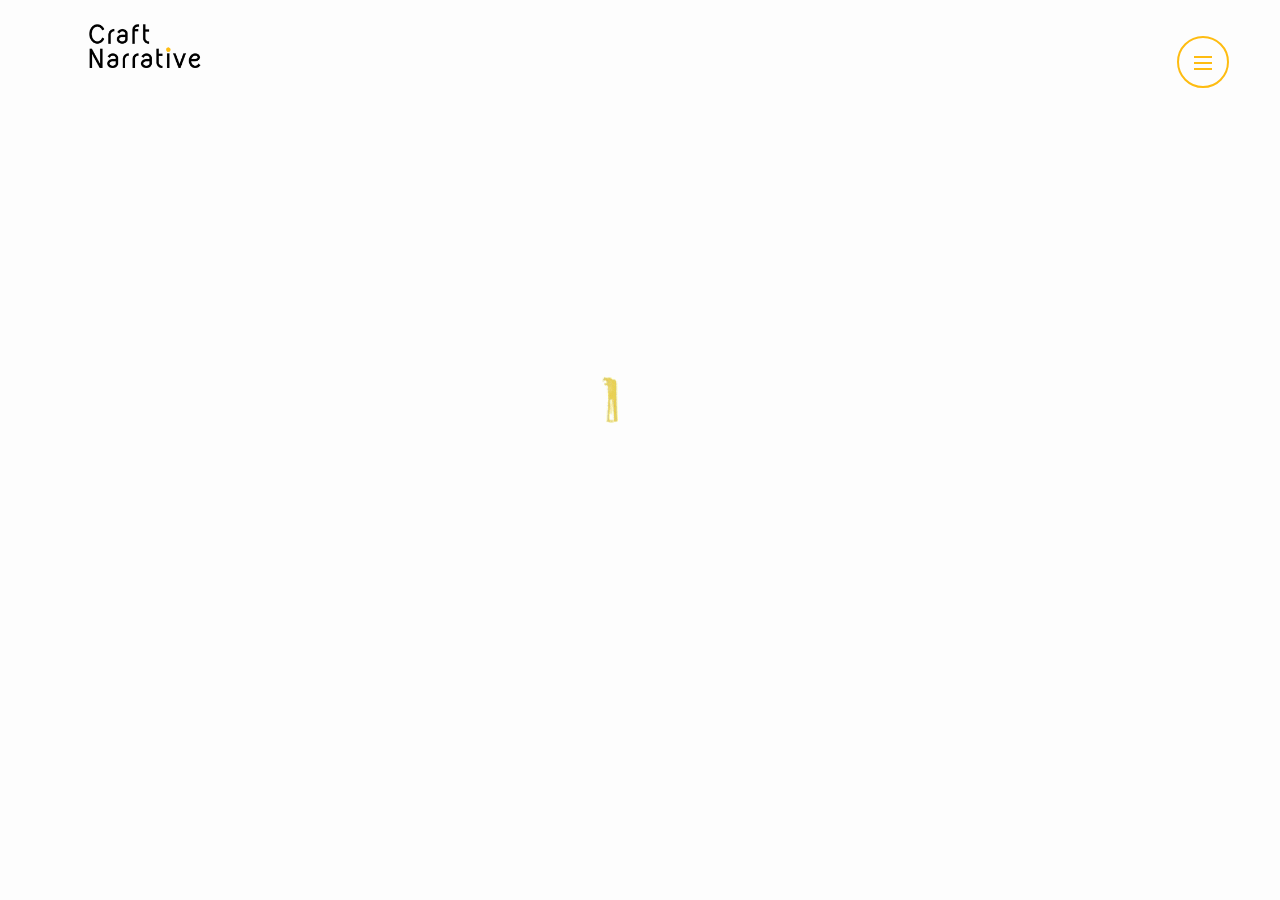
<file: index.html>
<!doctype html>
<!--[if lt IE 7]> <html class="no-js lt-ie9 lt-ie8 lt-ie7" lang=""> <![endif]-->
<!--[if IE 7]> <html class="no-js lt-ie9 lt-ie8" lang=""> <![endif]-->
<!--[if IE 8]> <html class="no-js lt-ie9" lang=""> <![endif]-->
<!--[if gt IE 8]><!-->
<html class="no-js" lang="en">
<!--<![endif]-->

<head>
    <meta charset="utf-8">
    <meta name="viewport" content="width=device-width, initial-scale=1">
    <title>Craft Narrative</title>
    <link rel="shortcut icon" type="image/x-icon" href="img/favicon.png">
    <link href="font-awesome/css/font-awesome.min.css" rel="stylesheet">
    <link href="css/themify-icons.css" rel="stylesheet">
    <link href="css/bootstrap.min.css" rel="stylesheet">
    <link href="css/owl.carousel.css" rel="stylesheet">
    <link href="css/style.css" rel="stylesheet"> 
    
</head>

<body>
    
    <!-- Header -->
    <header id="header" class="nbr-header-section">
        <div class="container">
            <!-- Logo -->
            <div class="nbr-logo">
               <a href="index.html"><img src="img/logo-title.png" alt="" class="logo"></a>
                <!-- use for logo img code: <img src="img/logo.svg" alt="logo"> -->
            </div>
            <!-- Hamburger Menu -->
            <div class="nbr-hamburger-menu" id="toggle"> 
                <span class="top"></span> 
                <span class="middle"></span> 
                <span class="bottom"></span> 
            </div>
         </div>
    </header>
    
    <!-- Navigation Overlay -->
    <div class="nbr-overlay" id="nbr-overlay">
        <nav class="nbr-overlay-menu d-flex align-items-center">
            <ul>
                <li><a href="index.html">Home</a></li>
                <li><a href="about.html">About</a></li>
                <li><a href="portfolio.html">Portfolio</a></li>
                <li><a href="blog.html">Blog</a></li>
                <li><a href="contact.html">Contact</a></li>
            </ul>
        </nav>
    </div>
    
    <!-- Background Image -->
    <div class="nbr-background-img-section">
        
        <div class="nbr-background-wrap">
            <div class="background-img-item" style="background-image: url('img/home-banner.gif');"></div>
        </div>
    </div>
    
 

    
    
    <!-- Footer -->
    <!-- <footer class="nbr-footer-section text-center">
        <div class="container">
            
            <div class="row">
                <div class="col-md-12">
                    <p class="copright">2020 © Craft Narrative. All rights reserved.</p>
                </div>
            </div>
        </div>
    </footer> -->
    
    <!-- JS -->
    <script src="js/jquery-1.12.4.min.js"></script>
    <script src="js/bootstrap.min.js"></script>
    <script src="js/owl.carousel.min.js"></script>
    <script src="js/imagesloaded.pkgd.min.js"></script>
    <script src="js/jquery.isotope.v3.0.2.js"></script>
    <script src="js/scripts.js"></script>
    
</body>
</html>
</file>
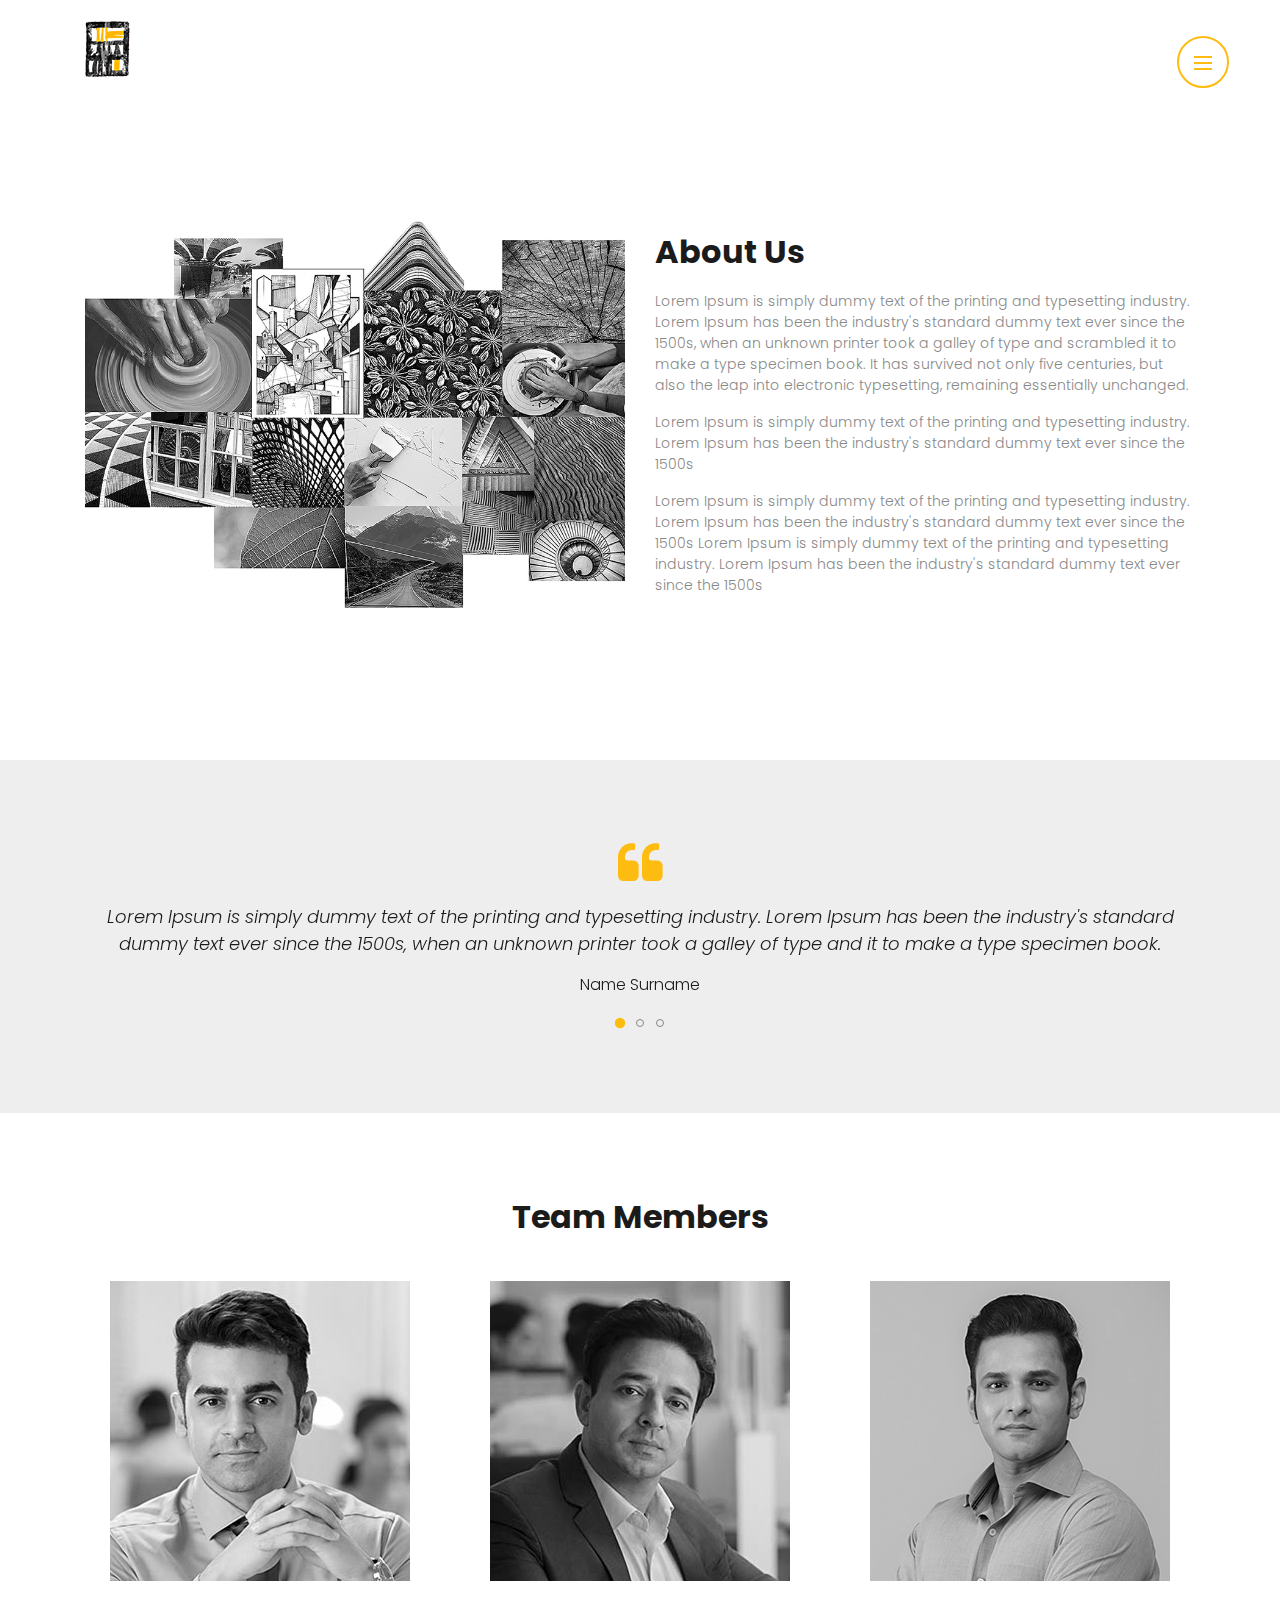
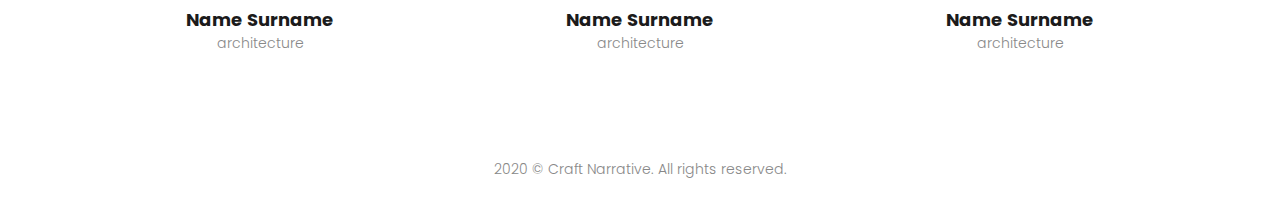
<file: about.html>
<!doctype html>
<!--[if lt IE 7]> <html class="no-js lt-ie9 lt-ie8 lt-ie7" lang=""> <![endif]-->
<!--[if IE 7]> <html class="no-js lt-ie9 lt-ie8" lang=""> <![endif]-->
<!--[if IE 8]> <html class="no-js lt-ie9" lang=""> <![endif]-->
<!--[if gt IE 8]><!-->
<html class="no-js" lang="en">
<!--<![endif]-->

<head>
     <meta charset="utf-8">
    <meta name="viewport" content="width=device-width, initial-scale=1">
    <title>Craft Narrative</title>
    <link rel="shortcut icon" type="image/x-icon" href="img/favicon.png">
    <link href="font-awesome/css/font-awesome.min.css" rel="stylesheet">
    <link href="css/themify-icons.css" rel="stylesheet">
    <link href="css/bootstrap.min.css" rel="stylesheet">
    <link href="css/owl.carousel.css" rel="stylesheet">
    <link href="css/style.css" rel="stylesheet"> 
     
</head>

<body>
   
     <!-- Header -->
    <header id="header" class="nbr-header-section">
        <div class="container">
            <!-- Logo -->
            <div class="nbr-logo">
               <a href="index.html"><img src="img/logo-black.png" alt="" class="logo"></a>
                <!-- use for logo img code: <img src="img/logo.svg" alt="logo"> -->
            </div>
            <!-- Hamburger Menu -->
            <div class="nbr-hamburger-menu" id="toggle"> 
                <span class="top"></span> 
                <span class="middle"></span> 
                <span class="bottom"></span> 
            </div>
         </div>
    </header>
    
    <!-- Navigation Overlay -->
    <div class="nbr-overlay" id="nbr-overlay">
        <nav class="nbr-overlay-menu d-flex align-items-center">
            <ul>
                <li><a href="index.html">Home</a></li>
                <li><a href="about.html">About</a></li>
                <li><a href="portfolio.html">Portfolio</a></li>
                <li><a href="blog.html">Blog</a></li>
                <li><a href="contact.html">Contact</a></li>
            </ul>
        </nav>
    </div>
    
    <!-- About Section -->
    <section class="nbr-about-section nbr-about-inner-page">
        <div class="container">
            <div class="row nbr-about-inner">
                <div class="col-md-6"> <img class="nbr-about-img" src="img/about.jpg" alt=""> </div>
                <div class="col-md-6">
                    <div class="nbr-about-info">
                        <h2>About Us</h2>
                        <p>Lorem Ipsum is simply dummy text of the printing and typesetting industry. Lorem Ipsum has been the industry's standard dummy text ever since the 1500s, when an unknown printer took a galley of type and scrambled it to make a type specimen book. It has survived not only five centuries, but also the leap into electronic typesetting, remaining essentially unchanged. </p>
                        <p>Lorem Ipsum is simply dummy text of the printing and typesetting industry. Lorem Ipsum has been the industry's standard dummy text ever since the 1500s</p>
                         <p>Lorem Ipsum is simply dummy text of the printing and typesetting industry. Lorem Ipsum has been the industry's standard dummy text ever since the 1500s Lorem Ipsum is simply dummy text of the printing and typesetting industry. Lorem Ipsum has been the industry's standard dummy text ever since the 1500s</p>
                    </div>
                </div>
            </div>
        </div>
    </section>
    
    <!-- Testimional -->
    <section id="testimonial" class="nbr-testimonial-section">
        <div class="container">
            <ul id="testimonial-carousel" class="testimonial-items owl-carousel">
                <li class="testimonial-item"> 
                    <i class="fa fa-quote-left"></i>
                    <p>Lorem Ipsum is simply dummy text of the printing and typesetting industry. Lorem Ipsum has been the industry's standard dummy text ever since the 1500s, when an unknown printer took a galley of type and it to make a type specimen book.</p>
                    <h4>Name Surname</h4> 
                </li>
                <li class="testimonial-item"> 
                    <i class="fa fa-quote-left"></i>
                    <p>Lorem Ipsum is simply dummy text of the printing and typesetting industry. Lorem Ipsum has been the industry's standard dummy text ever since the 1500s, when an unknown printer took a galley of type and it to make a type specimen book.</p>
                    <h4>Name Surname</h4> 
                </li>
                <li class="testimonial-item"> 
                    <i class="fa fa-quote-left"></i>
                    <p>Lorem Ipsum is simply dummy text of the printing and typesetting industry. Lorem Ipsum has been the industry's standard dummy text ever since the 1500s, when an unknown printer took a galley of type and it to make a type specimen book.</p>
                    <h4>Name Surname</h4> 
                </li>
            </ul>
        </div>
    </section>
    
    <!-- Team -->
    <section class="nbr-team-section">
        <div class="container">
            <div class="nbr-team-section-heading text-center">
                <h2>Team Members</h2> 
            </div>
            <div class="row nbr-team-wrap">
                <div class="col-md-4 col-sm-4 xs-padding">
                    <div class="nbr-team-content text-center">
                        <div class="nbr-team-thumb"> <img src="img/team/team-01.jpg" alt=""> </div>
                        <h3>Name Surname</h3> <span>architecture</span> 
                    </div>
                </div>
                <div class="col-md-4 col-sm-4 xs-padding">
                    <div class="nbr-team-content text-center">
                        <div class="nbr-team-thumb"> <img src="img/team/team-02.jpg" alt=""> </div>
                        <h3>Name Surname</h3> <span>architecture</span> 
                    </div>
                </div>
                <div class="col-md-4 col-sm-4 xs-padding">
                    <div class="nbr-team-content text-center">
                        <div class="nbr-team-thumb"> <img src="img/team/team-03.jpg" alt=""> </div>
                        <h3>Name Surname</h3> <span>architecture</span> 
                    </div>
                </div>
            </div>
        </div>
    </section>
    
    
   
    
    <!-- Footer -->
    <footer class="nbr-footer-section text-center">
        <div class="container">
            
            <div class="row">
                <div class="col-md-12">
                    <p class="copright">2020 © Craft Narrative. All rights reserved.</p>
                </div>
            </div>
        </div>
    </footer>
    
    <!-- JS -->
    <script src="js/jquery-1.12.4.min.js"></script>
    <script src="js/bootstrap.min.js"></script>
    <script src="js/owl.carousel.min.js"></script>
    <script src="js/imagesloaded.pkgd.min.js"></script>
    <script src="js/jquery.isotope.v3.0.2.js"></script>
    <script src="js/scripts.js"></script>
    
</body>
</html>
</file>
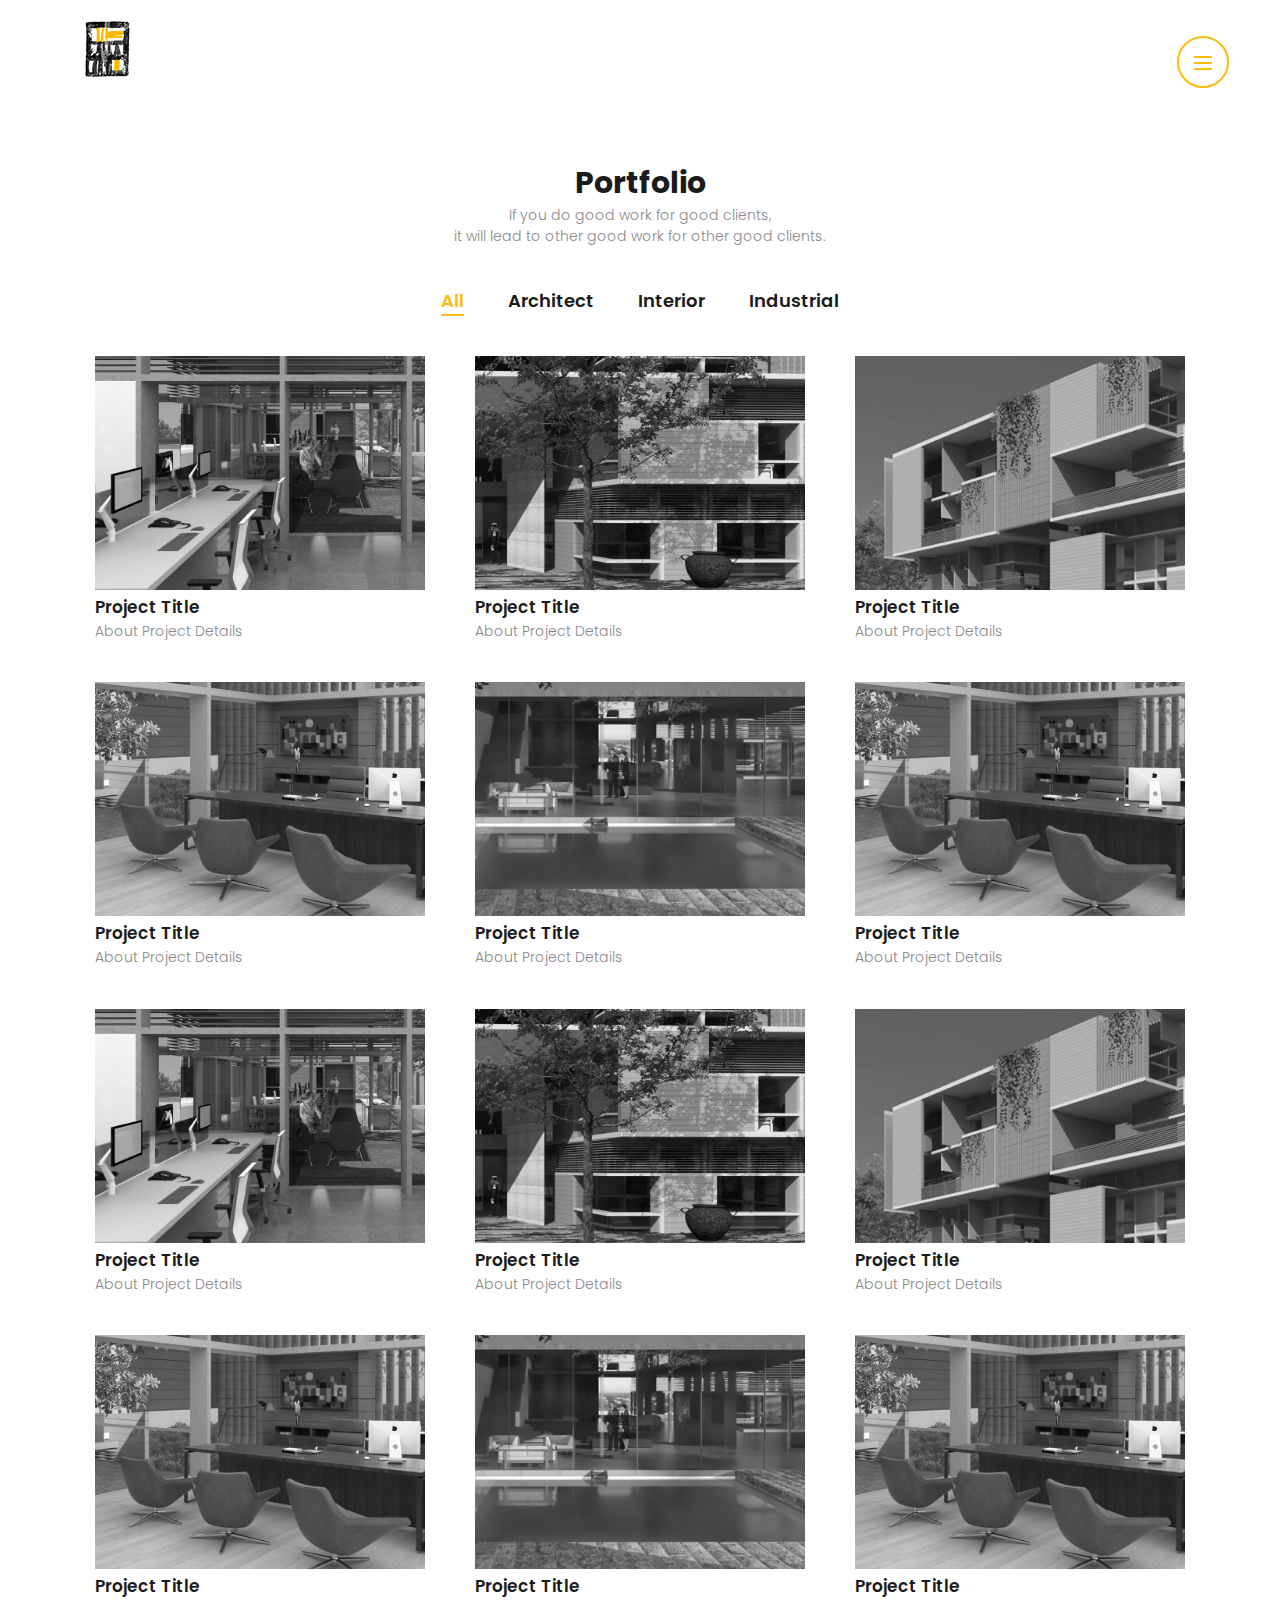
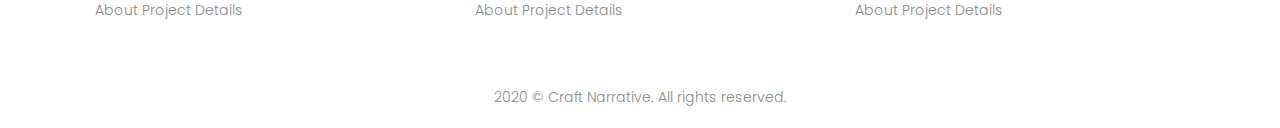
<file: portfolio.html>
<!doctype html>
<!--[if lt IE 7]> <html class="no-js lt-ie9 lt-ie8 lt-ie7" lang=""> <![endif]-->
<!--[if IE 7]> <html class="no-js lt-ie9 lt-ie8" lang=""> <![endif]-->
<!--[if IE 8]> <html class="no-js lt-ie9" lang=""> <![endif]-->
<!--[if gt IE 8]><!-->
<html class="no-js" lang="en">
<!--<![endif]-->
<head>
     <meta charset="utf-8">
    <meta name="viewport" content="width=device-width, initial-scale=1">
    <title>Craft Narrative</title>
    <link rel="shortcut icon" type="image/x-icon" href="img/favicon.png">
    <link href="font-awesome/css/font-awesome.min.css" rel="stylesheet">
    <link href="css/themify-icons.css" rel="stylesheet">
    <link href="css/bootstrap.min.css" rel="stylesheet">
    <link href="css/owl.carousel.css" rel="stylesheet">
    <link href="css/style.css" rel="stylesheet"> 
</head>
<body>
     <!-- Header -->
    <header id="header" class="nbr-header-section">
        <div class="container">
            <!-- Logo -->
            <div class="nbr-logo">
               <a href="index.html"><img src="img/logo-black.png" alt="" class="logo"></a>
                <!-- use for logo img code: <img src="img/logo.svg" alt="logo"> -->
            </div>
            <!-- Hamburger Menu -->
            <div class="nbr-hamburger-menu" id="toggle"> 
                <span class="top"></span> 
                <span class="middle"></span> 
                <span class="bottom"></span> 
            </div>
         </div>
    </header>
    <!-- Navigation Overlay -->
    <div class="nbr-overlay" id="nbr-overlay">
        <nav class="nbr-overlay-menu d-flex align-items-center">
            <ul>
                <li><a href="index.html">Home</a></li>
                <li><a href="about.html">About</a></li>
                <li><a href="portfolio.html">Portfolio</a></li>
                <li><a href="blog.html">Blog</a></li>
                <li><a href="contact.html">Contact</a></li>
            </ul>
        </nav>
    </div>
   <!-- Title Header -->
    <section class="nbr-page-section">
        <div class="container">
            <div class="col-md-8 offset-md-2">
                <div class="nbr-page-content text-center">
                    <h2>Portfolio</h2>
                    <p>If you do good work for good clients,
                        <br />it will lead to other good work for other good clients.</p>
                </div>
            </div>
        </div>
    </section>
    <!-- Portfolio Section -->
    <section class="nbr-portfolio-section">
        <div class="container">
            <div class="row">
                <ul class="nbr-portfolio-filter align-center">
                    <li class="active" data-filter="*">All</li>
                    <li data-filter=".design">Architect</li>
                    <li data-filter=".style">Interior</li>
                    <li data-filter=".little">Industrial</li>
                </ul>
            </div>
            <div class="row nbr-portfolio-items">
                <div class="col-md-4 single-item design little">
                    <div class="nbr-portfolio-wrap1"> 
                       <a href="portfolio-page.html"><img src="img/portfolio/portfolio-1.jpg" alt=""></a>
                        <div class="nbr-portfolio-content1">
                            <h3><a href="portfolio-page.html">Project Title</a></h3>
                            <p>About Project Details</p>
                        </div>
                    </div>
                </div>
                <div class="col-md-4 single-item little style">
                    <div class="nbr-portfolio-wrap1"> 
                        <a href="portfolio-page.html"><img src="img/portfolio/portfolio-2.jpg" alt=""></a>
                        <div class="nbr-portfolio-content1">
                            <h3><a href="portfolio-page.html">Project Title</a></h3>
                             <p>About Project Details</p>
                        </div>
                    </div>
                </div>
                <div class="col-md-4 single-item style design">
                    <div class="nbr-portfolio-wrap1"> 
                        <a href="portfolio-page.html"><img src="img/portfolio/portfolio-3.jpg" alt=""></a>
                        <div class="nbr-portfolio-content1">
                            <h3><a href="portfolio-page.html">Project Title</a></h3>
                             <p>About Project Details</p>
                        </div>
                    </div>
                </div>
                <div class="col-md-4 single-item little design">
                    <div class="nbr-portfolio-wrap1"> 
                        <a href="portfolio-page.html"><img src="img/portfolio/portfolio-4.jpg" alt=""></a>
                        <div class="nbr-portfolio-content1">
                            <h3><a href="portfolio-page.html">Project Title</a></h3>
                             <p>About Project Details</p>
                        </div>
                    </div>
                </div>
                <div class="col-md-4 single-item style">
                    <div class="nbr-portfolio-wrap1"> 
                        <a href="portfolio-page.html"><img src="img/portfolio/portfolio-5.jpg" alt=""></a>
                        <div class="nbr-portfolio-content1">
                            <h3><a href="portfolio-page.html">Project Title</a></h3>
                             <p>About Project Details</p>
                        </div>
                    </div>
                </div>
                <div class="col-md-4 single-item little design">
                    <div class="nbr-portfolio-wrap1"> 
                        <a href="portfolio-page.html"><img src="img/portfolio/portfolio-4.jpg" alt=""></a>
                        <div class="nbr-portfolio-content1">
                            <h3><a href="portfolio-page.html">Project Title</a></h3>
                             <p>About Project Details</p>
                        </div>
                    </div>
                </div>

                <div class="col-md-4 single-item design little">
                    <div class="nbr-portfolio-wrap1"> 
                       <a href="portfolio-page.html"><img src="img/portfolio/portfolio-1.jpg" alt=""></a>
                        <div class="nbr-portfolio-content1">
                            <h3><a href="portfolio-page.html">Project Title</a></h3>
                            <p>About Project Details</p>
                        </div>
                    </div>
                </div>
                <div class="col-md-4 single-item little style">
                    <div class="nbr-portfolio-wrap1"> 
                        <a href="portfolio-page.html"><img src="img/portfolio/portfolio-2.jpg" alt=""></a>
                        <div class="nbr-portfolio-content1">
                            <h3><a href="portfolio-page.html">Project Title</a></h3>
                            <p>About Project Details</p>
                        </div>
                    </div>
                </div>
                <div class="col-md-4 single-item style design">
                    <div class="nbr-portfolio-wrap1"> 
                        <a href="portfolio-page.html"><img src="img/portfolio/portfolio-3.jpg" alt=""></a>
                        <div class="nbr-portfolio-content1">
                            <h3><a href="portfolio-page.html">Project Title</a></h3>
                            <p>About Project Details</p>
                        </div>
                    </div>
                </div>
                <div class="col-md-4 single-item little design">
                    <div class="nbr-portfolio-wrap1"> 
                        <a href="portfolio-page.html"><img src="img/portfolio/portfolio-4.jpg" alt=""></a>
                        <div class="nbr-portfolio-content1">
                            <h3><a href="portfolio-page.html">Project Title</a></h3>
                            <p>About Project Details</p>
                        </div>
                    </div>
                </div>
                <div class="col-md-4 single-item style">
                    <div class="nbr-portfolio-wrap1"> 
                        <a href="portfolio-page.html"><img src="img/portfolio/portfolio-5.jpg" alt=""></a>
                        <div class="nbr-portfolio-content1">
                            <h3><a href="portfolio-page.html">Project Title</a></h3>
                            <p>About Project Details</p>
                        </div>
                    </div>
                </div>
                <div class="col-md-4 single-item little design">
                    <div class="nbr-portfolio-wrap1"> 
                        <a href="portfolio-page.html"><img src="img/portfolio/portfolio-4.jpg" alt=""></a>
                        <div class="nbr-portfolio-content1">
                            <h3><a href="portfolio-page.html">Project Title</a></h3>
                            <p>About Project Details</p>
                        </div>
                    </div>
                </div>

                
            </div>
        </div>
    </section>
    <!-- Footer -->
    <footer class="nbr-footer-section text-center">
        <div class="container">
            <div class="row">
                <div class="col-md-12">
                    <p class="copright">2020 © Craft Narrative. All rights reserved.</p>
                </div>
            </div>
        </div>
    </footer>
    <!-- JS -->
    <script src="js/jquery-1.12.4.min.js"></script>
    <script src="js/bootstrap.min.js"></script>
    <script src="js/owl.carousel.min.js"></script>
    <script src="js/imagesloaded.pkgd.min.js"></script>
    <script src="js/jquery.isotope.v3.0.2.js"></script>
    <script src="js/scripts.js"></script>
</body>
</html>
</file>
<file: css/themify-icons.css>
@font-face{font-family:themify;src:url("../fonts/themify--fvbane.eot");src:url("../fonts/themify-.eot#iefix-fvbane") format('embedded-opentype'),url("../fonts/themify--fvbane.woff") format('woff'),url("../fonts/themify--fvbane.ttf") format('truetype'),url("../fonts/themify--fvbane.svg#themify") format('svg');font-weight:400;font-style:normal}[class*=" ti-"],[class^=ti-]{font-family:themify;speak:none;font-style:normal;font-weight:400;font-variant:normal;text-transform:none;line-height:1;-webkit-font-smoothing:antialiased;-moz-osx-font-smoothing:grayscale}.ti-wand:before{content:"\e600"}.ti-volume:before{content:"\e601"}.ti-user:before{content:"\e602"}.ti-unlock:before{content:"\e603"}.ti-unlink:before{content:"\e604"}.ti-trash:before{content:"\e605"}.ti-thought:before{content:"\e606"}.ti-target:before{content:"\e607"}.ti-tag:before{content:"\e608"}.ti-tablet:before{content:"\e609"}.ti-star:before{content:"\e60a"}.ti-spray:before{content:"\e60b"}.ti-signal:before{content:"\e60c"}.ti-shopping-cart:before{content:"\e60d"}.ti-shopping-cart-full:before{content:"\e60e"}.ti-settings:before{content:"\e60f"}.ti-search:before{content:"\e610"}.ti-zoom-in:before{content:"\e611"}.ti-zoom-out:before{content:"\e612"}.ti-cut:before{content:"\e613"}.ti-ruler:before{content:"\e614"}.ti-ruler-pencil:before{content:"\e615"}.ti-ruler-alt:before{content:"\e616"}.ti-bookmark:before{content:"\e617"}.ti-bookmark-alt:before{content:"\e618"}.ti-reload:before{content:"\e619"}.ti-plus:before{content:"\e61a"}.ti-pin:before{content:"\e61b"}.ti-pencil:before{content:"\e61c"}.ti-pencil-alt:before{content:"\e61d"}.ti-paint-roller:before{content:"\e61e"}.ti-paint-bucket:before{content:"\e61f"}.ti-na:before{content:"\e620"}.ti-mobile:before{content:"\e621"}.ti-minus:before{content:"\e622"}.ti-medall:before{content:"\e623"}.ti-medall-alt:before{content:"\e624"}.ti-marker:before{content:"\e625"}.ti-marker-alt:before{content:"\e626"}.ti-arrow-up:before{content:"\e627"}.ti-arrow-right:before{content:"\e628"}.ti-arrow-left:before{content:"\e629"}.ti-arrow-down:before{content:"\e62a"}.ti-lock:before{content:"\e62b"}.ti-location-arrow:before{content:"\e62c"}.ti-link:before{content:"\e62d"}.ti-layout:before{content:"\e62e"}.ti-layers:before{content:"\e62f"}.ti-layers-alt:before{content:"\e630"}.ti-key:before{content:"\e631"}.ti-import:before{content:"\e632"}.ti-image:before{content:"\e633"}.ti-heart:before{content:"\e634"}.ti-heart-broken:before{content:"\e635"}.ti-hand-stop:before{content:"\e636"}.ti-hand-open:before{content:"\e637"}.ti-hand-drag:before{content:"\e638"}.ti-folder:before{content:"\e639"}.ti-flag:before{content:"\e63a"}.ti-flag-alt:before{content:"\e63b"}.ti-flag-alt-2:before{content:"\e63c"}.ti-eye:before{content:"\e63d"}.ti-export:before{content:"\e63e"}.ti-exchange-vertical:before{content:"\e63f"}.ti-desktop:before{content:"\e640"}.ti-cup:before{content:"\e641"}.ti-crown:before{content:"\e642"}.ti-comments:before{content:"\e643"}.ti-comment:before{content:"\e644"}.ti-comment-alt:before{content:"\e645"}.ti-close:before{content:"\e646"}.ti-clip:before{content:"\e647"}.ti-angle-up:before{content:"\e648"}.ti-angle-right:before{content:"\e649"}.ti-angle-left:before{content:"\e64a"}.ti-angle-down:before{content:"\e64b"}.ti-check:before{content:"\e64c"}.ti-check-box:before{content:"\e64d"}.ti-camera:before{content:"\e64e"}.ti-announcement:before{content:"\e64f"}.ti-brush:before{content:"\e650"}.ti-briefcase:before{content:"\e651"}.ti-bolt:before{content:"\e652"}.ti-bolt-alt:before{content:"\e653"}.ti-blackboard:before{content:"\e654"}.ti-bag:before{content:"\e655"}.ti-move:before{content:"\e656"}.ti-arrows-vertical:before{content:"\e657"}.ti-arrows-horizontal:before{content:"\e658"}.ti-fullscreen:before{content:"\e659"}.ti-arrow-top-right:before{content:"\e65a"}.ti-arrow-top-left:before{content:"\e65b"}.ti-arrow-circle-up:before{content:"\e65c"}.ti-arrow-circle-right:before{content:"\e65d"}.ti-arrow-circle-left:before{content:"\e65e"}.ti-arrow-circle-down:before{content:"\e65f"}.ti-angle-double-up:before{content:"\e660"}.ti-angle-double-right:before{content:"\e661"}.ti-angle-double-left:before{content:"\e662"}.ti-angle-double-down:before{content:"\e663"}.ti-zip:before{content:"\e664"}.ti-world:before{content:"\e665"}.ti-wheelchair:before{content:"\e666"}.ti-view-list:before{content:"\e667"}.ti-view-list-alt:before{content:"\e668"}.ti-view-grid:before{content:"\e669"}.ti-uppercase:before{content:"\e66a"}.ti-upload:before{content:"\e66b"}.ti-underline:before{content:"\e66c"}.ti-truck:before{content:"\e66d"}.ti-timer:before{content:"\e66e"}.ti-ticket:before{content:"\e66f"}.ti-thumb-up:before{content:"\e670"}.ti-thumb-down:before{content:"\e671"}.ti-text:before{content:"\e672"}.ti-stats-up:before{content:"\e673"}.ti-stats-down:before{content:"\e674"}.ti-split-v:before{content:"\e675"}.ti-split-h:before{content:"\e676"}.ti-smallcap:before{content:"\e677"}.ti-shine:before{content:"\e678"}.ti-shift-right:before{content:"\e679"}.ti-shift-left:before{content:"\e67a"}.ti-shield:before{content:"\e67b"}.ti-notepad:before{content:"\e67c"}.ti-server:before{content:"\e67d"}.ti-quote-right:before{content:"\e67e"}.ti-quote-left:before{content:"\e67f"}.ti-pulse:before{content:"\e680"}.ti-printer:before{content:"\e681"}.ti-power-off:before{content:"\e682"}.ti-plug:before{content:"\e683"}.ti-pie-chart:before{content:"\e684"}.ti-paragraph:before{content:"\e685"}.ti-panel:before{content:"\e686"}.ti-package:before{content:"\e687"}.ti-music:before{content:"\e688"}.ti-music-alt:before{content:"\e689"}.ti-mouse:before{content:"\e68a"}.ti-mouse-alt:before{content:"\e68b"}.ti-money:before{content:"\e68c"}.ti-microphone:before{content:"\e68d"}.ti-menu:before{content:"\e68e"}.ti-menu-alt:before{content:"\e68f"}.ti-map:before{content:"\e690"}.ti-map-alt:before{content:"\e691"}.ti-loop:before{content:"\e692"}.ti-location-pin:before{content:"\e693"}.ti-list:before{content:"\e694"}.ti-light-bulb:before{content:"\e695"}.ti-Italic:before{content:"\e696"}.ti-info:before{content:"\e697"}.ti-infinite:before{content:"\e698"}.ti-id-badge:before{content:"\e699"}.ti-hummer:before{content:"\e69a"}.ti-home:before{content:"\e69b"}.ti-help:before{content:"\e69c"}.ti-headphone:before{content:"\e69d"}.ti-harddrives:before{content:"\e69e"}.ti-harddrive:before{content:"\e69f"}.ti-gift:before{content:"\e6a0"}.ti-game:before{content:"\e6a1"}.ti-filter:before{content:"\e6a2"}.ti-files:before{content:"\e6a3"}.ti-file:before{content:"\e6a4"}.ti-eraser:before{content:"\e6a5"}.ti-envelope:before{content:"\e6a6"}.ti-download:before{content:"\e6a7"}.ti-direction:before{content:"\e6a8"}.ti-direction-alt:before{content:"\e6a9"}.ti-dashboard:before{content:"\e6aa"}.ti-control-stop:before{content:"\e6ab"}.ti-control-shuffle:before{content:"\e6ac"}.ti-control-play:before{content:"\e6ad"}.ti-control-pause:before{content:"\e6ae"}.ti-control-forward:before{content:"\e6af"}.ti-control-backward:before{content:"\e6b0"}.ti-cloud:before{content:"\e6b1"}.ti-cloud-up:before{content:"\e6b2"}.ti-cloud-down:before{content:"\e6b3"}.ti-clipboard:before{content:"\e6b4"}.ti-car:before{content:"\e6b5"}.ti-calendar:before{content:"\e6b6"}.ti-book:before{content:"\e6b7"}.ti-bell:before{content:"\e6b8"}.ti-basketball:before{content:"\e6b9"}.ti-bar-chart:before{content:"\e6ba"}.ti-bar-chart-alt:before{content:"\e6bb"}.ti-back-right:before{content:"\e6bc"}.ti-back-left:before{content:"\e6bd"}.ti-arrows-corner:before{content:"\e6be"}.ti-archive:before{content:"\e6bf"}.ti-anchor:before{content:"\e6c0"}.ti-align-right:before{content:"\e6c1"}.ti-align-left:before{content:"\e6c2"}.ti-align-justify:before{content:"\e6c3"}.ti-align-center:before{content:"\e6c4"}.ti-alert:before{content:"\e6c5"}.ti-alarm-clock:before{content:"\e6c6"}.ti-agenda:before{content:"\e6c7"}.ti-write:before{content:"\e6c8"}.ti-window:before{content:"\e6c9"}.ti-widgetized:before{content:"\e6ca"}.ti-widget:before{content:"\e6cb"}.ti-widget-alt:before{content:"\e6cc"}.ti-wallet:before{content:"\e6cd"}.ti-video-clapper:before{content:"\e6ce"}.ti-video-camera:before{content:"\e6cf"}.ti-vector:before{content:"\e6d0"}.ti-themify-logo:before{content:"\e6d1"}.ti-themify-favicon:before{content:"\e6d2"}.ti-themify-favicon-alt:before{content:"\e6d3"}.ti-support:before{content:"\e6d4"}.ti-stamp:before{content:"\e6d5"}.ti-split-v-alt:before{content:"\e6d6"}.ti-slice:before{content:"\e6d7"}.ti-shortcode:before{content:"\e6d8"}.ti-shift-right-alt:before{content:"\e6d9"}.ti-shift-left-alt:before{content:"\e6da"}.ti-ruler-alt-2:before{content:"\e6db"}.ti-receipt:before{content:"\e6dc"}.ti-pin2:before{content:"\e6dd"}.ti-pin-alt:before{content:"\e6de"}.ti-pencil-alt2:before{content:"\e6df"}.ti-palette:before{content:"\e6e0"}.ti-more:before{content:"\e6e1"}.ti-more-alt:before{content:"\e6e2"}.ti-microphone-alt:before{content:"\e6e3"}.ti-magnet:before{content:"\e6e4"}.ti-line-double:before{content:"\e6e5"}.ti-line-dotted:before{content:"\e6e6"}.ti-line-dashed:before{content:"\e6e7"}.ti-layout-width-full:before{content:"\e6e8"}.ti-layout-width-default:before{content:"\e6e9"}.ti-layout-width-default-alt:before{content:"\e6ea"}.ti-layout-tab:before{content:"\e6eb"}.ti-layout-tab-window:before{content:"\e6ec"}.ti-layout-tab-v:before{content:"\e6ed"}.ti-layout-tab-min:before{content:"\e6ee"}.ti-layout-slider:before{content:"\e6ef"}.ti-layout-slider-alt:before{content:"\e6f0"}.ti-layout-sidebar-right:before{content:"\e6f1"}.ti-layout-sidebar-none:before{content:"\e6f2"}.ti-layout-sidebar-left:before{content:"\e6f3"}.ti-layout-placeholder:before{content:"\e6f4"}.ti-layout-menu:before{content:"\e6f5"}.ti-layout-menu-v:before{content:"\e6f6"}.ti-layout-menu-separated:before{content:"\e6f7"}.ti-layout-menu-full:before{content:"\e6f8"}.ti-layout-media-right-alt:before{content:"\e6f9"}.ti-layout-media-right:before{content:"\e6fa"}.ti-layout-media-overlay:before{content:"\e6fb"}.ti-layout-media-overlay-alt:before{content:"\e6fc"}.ti-layout-media-overlay-alt-2:before{content:"\e6fd"}.ti-layout-media-left-alt:before{content:"\e6fe"}.ti-layout-media-left:before{content:"\e6ff"}.ti-layout-media-center-alt:before{content:"\e700"}.ti-layout-media-center:before{content:"\e701"}.ti-layout-list-thumb:before{content:"\e702"}.ti-layout-list-thumb-alt:before{content:"\e703"}.ti-layout-list-post:before{content:"\e704"}.ti-layout-list-large-image:before{content:"\e705"}.ti-layout-line-solid:before{content:"\e706"}.ti-layout-grid4:before{content:"\e707"}.ti-layout-grid3:before{content:"\e708"}.ti-layout-grid2:before{content:"\e709"}.ti-layout-grid2-thumb:before{content:"\e70a"}.ti-layout-cta-right:before{content:"\e70b"}.ti-layout-cta-left:before{content:"\e70c"}.ti-layout-cta-center:before{content:"\e70d"}.ti-layout-cta-btn-right:before{content:"\e70e"}.ti-layout-cta-btn-left:before{content:"\e70f"}.ti-layout-column4:before{content:"\e710"}.ti-layout-column3:before{content:"\e711"}.ti-layout-column2:before{content:"\e712"}.ti-layout-accordion-separated:before{content:"\e713"}.ti-layout-accordion-merged:before{content:"\e714"}.ti-layout-accordion-list:before{content:"\e715"}.ti-ink-pen:before{content:"\e716"}.ti-info-alt:before{content:"\e717"}.ti-help-alt:before{content:"\e718"}.ti-headphone-alt:before{content:"\e719"}.ti-hand-point-up:before{content:"\e71a"}.ti-hand-point-right:before{content:"\e71b"}.ti-hand-point-left:before{content:"\e71c"}.ti-hand-point-down:before{content:"\e71d"}.ti-gallery:before{content:"\e71e"}.ti-face-smile:before{content:"\e71f"}.ti-face-sad:before{content:"\e720"}.ti-credit-card:before{content:"\e721"}.ti-control-skip-forward:before{content:"\e722"}.ti-control-skip-backward:before{content:"\e723"}.ti-control-record:before{content:"\e724"}.ti-control-eject:before{content:"\e725"}.ti-comments-smiley:before{content:"\e726"}.ti-brush-alt:before{content:"\e727"}.ti-youtube:before{content:"\e728"}.ti-vimeo:before{content:"\e729"}.ti-twitter:before{content:"\e72a"}.ti-time:before{content:"\e72b"}.ti-tumblr:before{content:"\e72c"}.ti-skype:before{content:"\e72d"}.ti-share:before{content:"\e72e"}.ti-share-alt:before{content:"\e72f"}.ti-rocket:before{content:"\e730"}.ti-pinterest:before{content:"\e731"}.ti-new-window:before{content:"\e732"}.ti-microsoft:before{content:"\e733"}.ti-list-ol:before{content:"\e734"}.ti-linkedin:before{content:"\e735"}.ti-layout-sidebar-2:before{content:"\e736"}.ti-layout-grid4-alt:before{content:"\e737"}.ti-layout-grid3-alt:before{content:"\e738"}.ti-layout-grid2-alt:before{content:"\e739"}.ti-layout-column4-alt:before{content:"\e73a"}.ti-layout-column3-alt:before{content:"\e73b"}.ti-layout-column2-alt:before{content:"\e73c"}.ti-instagram:before{content:"\e73d"}.ti-google:before{content:"\e73e"}.ti-github:before{content:"\e73f"}.ti-flickr:before{content:"\e740"}.ti-facebook:before{content:"\e741"}.ti-dropbox:before{content:"\e742"}.ti-dribbble:before{content:"\e743"}.ti-apple:before{content:"\e744"}.ti-android:before{content:"\e745"}.ti-save:before{content:"\e746"}.ti-save-alt:before{content:"\e747"}.ti-yahoo:before{content:"\e748"}.ti-wordpress:before{content:"\e749"}.ti-vimeo-alt:before{content:"\e74a"}.ti-twitter-alt:before{content:"\e74b"}.ti-tumblr-alt:before{content:"\e74c"}.ti-trello:before{content:"\e74d"}.ti-stack-overflow:before{content:"\e74e"}.ti-soundcloud:before{content:"\e74f"}.ti-sharethis:before{content:"\e750"}.ti-sharethis-alt:before{content:"\e751"}.ti-reddit:before{content:"\e752"}.ti-pinterest-alt:before{content:"\e753"}.ti-microsoft-alt:before{content:"\e754"}.ti-linux:before{content:"\e755"}.ti-jsfiddle:before{content:"\e756"}.ti-joomla:before{content:"\e757"}.ti-html5:before{content:"\e758"}.ti-flickr-alt:before{content:"\e759"}.ti-email:before{content:"\e75a"}.ti-drupal:before{content:"\e75b"}.ti-dropbox-alt:before{content:"\e75c"}.ti-css3:before{content:"\e75d"}.ti-rss:before{content:"\e75e"}.ti-rss-alt:before{content:"\e75f"}
</file>
<file: css/style.css>
/* ------------------------------------------------------------------
[Table of contents]
01. Font settings
02. General settings
03. Helpfull classes
04. Header style
05. Navigation overlay
06. Home Background Image style
07. About style 
08. Portfolio style
09. Team style
10. Testimonial style
11. Page Header style
12. Blog style
13. Single Post style
14. Social Share style
15. Comments style
16. Contact style
17. Footer style
18. Media Query
[End Table of contents]
------------------------------------------------------------------- */


/*** 01. Fonts Settings (Poppins & Arizonia) ***/

@import url('https://fonts.googleapis.com/css?family=Arizonia|Poppins:300,400,600,700');

/*** 02. General settings ***/

* {
    padding: 0;
    margin: 0;
}

body {
    background-color: #fff;
    font-family: 'Poppins', sans-serif;
    font-size: 14px;
    line-height: 1.5em;
    color: #888;
    font-weight: 300;
    position: relative;
    overflow-x: hidden;
    -webkit-font-smoothing: antialiased;
    -moz-osx-font-smoothing: grayscale;
}

h1,
h2,
h3,
h4,
h5,
h6 {
    font-family: 'Poppins', sans-serif;
    color: #1B1B1B;
    line-height: 1.5em;
    margin: 0 0 15px;
    font-weight: 700;
}

h1 {
    font-size: 36px;
}

h1 span {
    color: #febc11;
}

h2 {
    font-size: 32px;
}

h3 {
    font-size: 24px;
}

h4 {
    font-size: 18px;
}

h5,
h6 {
    font-size: 16px;
}

img {
    border: none;
    outline: none;
    max-width: 100%;
}

ul {
    display: block;
    list-style: none;
    padding: 0;
    margin: 0;
}

p,
li,
a,
span {}

p {
    font-size: 14px;
    margin-bottom: 0 0 15px;
    line-height: 1.5em;
    font-weight: 300;
    -webkit-font-smoothing: antialiased;
    -moz-osx-font-smoothing: grayscale;
}

a,
a:hover {
    color: #1B1B1B;
    text-decoration: none;
}

a:focus {
    outline: 0;
    text-decoration: none;
}

b,
strong {
    font-weight: 700;
    color: #febc11;
}

input::-webkit-input-placeholder,
textarea::-webkit-input-placeholder {
    color: #888 !important;
    font-weight: 300;
}

input:-moz-placeholder,
textarea:-moz-placeholder {
    /* Firefox 18- */
    color: #888 !important;
}

input::-moz-placeholder,
textarea::-moz-placeholder {
    /* Firefox 19+ */
    color: #888 !important;
}

input:-ms-input-placeholder,
textarea:-ms-input-placeholder {
    color: #888 !important;
}

button {
    border: none;
    background: none;
}


/*** 03. Helpfull classes ***/

.padding {
    padding: 40px 0;
}

.no-padding {
    padding: 0;
}

.padding-15 {
    padding: 15px;
}

.mb-40 {
    margin-bottom: 40px;
}

.mb-45 {
    margin-bottom: 45px;
}

.text-white {
    color: #ffffff;
}

.align-left {
    text-align: left;
}

.align-right {
    text-align: right;
}

.align-center {
    text-align: center;
}

.table-cell {
    display: table-cell;
    vertical-align: middle;
}

img,
.form-control,
.form-control:hover,
button {
    -webkit-transition: all 0.5s;
    -o-transition: all 0.5s;
    transition: all 0.5s;
    color: #1B1B1B;
}


/*** 04. Header style ***/

.nbr-header-section {
    position: absolute;
    left: 0;
    top: 0;
    width: 100%;
    height: auto;
    z-index: 100;
}

.nbr-logo {
    padding: 20px 0;
    width: 120px;
    max-width: 120px;
}

.nbr-logo h1 {
    font-family: 'Arizonia', cursive;
    font-weight: 400;
    font-size: 42px;
    margin: 0;
}

.nbr-menu-active .nbr-logo {
    visibility: hidden;
    opacity: 0;
}

.nbr-hamburger-menu {
    position: fixed;
    top: 4%;
    right: 4%;
    cursor: pointer;
    z-index: 100;
    transition: opacity .25s ease;
    border: 2px solid #febc11;
    padding: 24px;
    border-radius: 50%;
}

.nbr-hamburger-menu:hover {
    opacity: .99;
}

.nbr-hamburger-menu.active {}

.nbr-hamburger-menu.active .top {
    -webkit-transform: translateY(5px) translateX(0) rotate(45deg);
    transform: translateY(5px) translateX(0) rotate(45deg);
    background: #febc11;
}

.nbr-hamburger-menu.active .middle {
    opacity: 0;
    background: #febc11;
}

.nbr-hamburger-menu.active .bottom {
    -webkit-transform: translateY(-7px) translateX(0) rotate(-45deg);
    transform: translateY(-7px) translateX(0) rotate(-45deg);
    background: #febc11;
}

.nbr-hamburger-menu span {
    background: #febc11;
    border: none;
    height: 2px;
    position: absolute;
    top: 0;
    left: 15px;
    transition: all .35s ease;
    cursor: pointer;
    width: 18px;
}

.nbr-hamburger-menu span:nth-of-type(1) {
    top: 18px;
}

.nbr-hamburger-menu span:nth-of-type(2) {
    top: 24px;
}

.nbr-hamburger-menu span:nth-of-type(3) {
    top: 30px;
}


/*** 05. Navigation overlay ***/

.nbr-overlay {
    position: fixed;
    background: #000;
    top: 0;
    left: 0;
    width: 100%;
    height: 0%;
    opacity: 0;
    visibility: hidden;
    transition: opacity .35s, visibility .35s, height .35s;
    overflow: hidden;
}

.nbr-overlay:before {
    content: '';
    width: 100%;
    height: 100%;
    position: absolute;
    left: 0;
    top: 0;
    z-index: -1;
}

.nbr-overlay.open {
    opacity: .9;
    visibility: visible;
    height: 100%;
    z-index: 99;
}

.nbr-overlay.open li {
    -webkit-animation: fadeInTop .5s ease forwards;
    animation: fadeInTop .5s ease forwards;
    -webkit-animation-delay: .35s;
    animation-delay: .35s;
}

.nbr-overlay.open li:nth-of-type(2) {
    -webkit-animation-delay: .4s;
    animation-delay: .4s;
}

.nbr-overlay.open li:nth-of-type(3) {
    -webkit-animation-delay: .45s;
    animation-delay: .45s;
}

.nbr-overlay.open li:nth-of-type(4) {
    -webkit-animation-delay: .50s;
    animation-delay: .50s;
}

.nbr-overlay.open li:nth-of-type(5) {
    -webkit-animation-delay: .55s;
    animation-delay: .55s;
}

.nbr-overlay.open li:nth-of-type(6) {
    -webkit-animation-delay: .60s;
    animation-delay: .60s;
}

.nbr-overlay nav {
    position: relative;
    height: 70%;
    top: 50%;
    -webkit-transform: translateY(-50%);
    transform: translateY(-50%);
    font-size: 50px;
    font-family: 'Poppins', serif;
    font-weight: 300;
    /*    text-align: center;*/
}

.nbr-overlay ul {
    list-style: none;
    padding: 0;
    margin: 0 auto;
    display: block;
    position: relative;
}

.nbr-overlay ul li {
    display: block;
    position: relative;
    opacity: 0;
}

.nbr-overlay ul li a {
    display: block;
    position: relative;
    color: #FFF;
    text-decoration: none;
    overflow: hidden;
    margin: 0 0 10px 0;
    font-size: 27px;
    font-weight: 600;
    line-height: 1.5em;
}

.nbr-overlay ul li a:hover {
    width: 100%;
    color: #febc11;
}

.nbr-overlay ul li a:before {
    content: '';
    width: 100px;
    height: 6px;
    background: #febc11;
    position: absolute;
    top: 50%;
    left: -100%;
    width: 100%;
}

/* .nbr-overlay ul li a:hover:before {
    transform: translateX(200%);
    -webkit-transform: translateX(200%);
    -moz-transform: translateX(200%);
    -ms-transform: translateX(200%);
    -webkit-transition: all 0.5s ease;
    -moz-transition: all 0.5s ease;
    -ms-transition: all 0.5s ease;
    -o-transition: all 0.5s ease;
    transition: all 0.5s ease;
} */

@-webkit-keyframes fadeInTop {
    0% {
        opacity: 0;
        transform: translateY(50px);
    }
    100% {
        opacity: 1;
        transform: translateY(0);
    }
}

@keyframes fadeInTop {
    0% {
        opacity: 0;
        transform: translateY(50px);
    }
    100% {
        opacity: 1;
        transform: translateY(0);
    }
}


/*** 06. Home Background Image style ***/

.nbr-background-img-section {
    position: relative;
    background: #fdfdfd;
}

.nbr-background-img-section .nbr-profile-info .d-flex {
    height: 90vh;
}

.nbr-profile-info {
    position: absolute;
    width: 100%;
    height: 100%;
    left: 0;
    top: 0;
    display: block;
    z-index: 10;
}

.nbr-profile-info h2 {
    font-size: 27px;
    font-weight: 700;
    white-space: nowrap;
    position: absolute;
    color: #1B1B1B;
    display: block;
    margin: 0;
    padding-top: 30px;
    -webkit-transform: rotate(-90deg);
    transform: rotate(-90deg);
}

.nbr-profile-info h2 b {
    color: #febc11;
}

.nbr-profile-info h2 span {
    display: block;
    font-size: 18px;
    line-height: 1.1em;
    font-weight: 300;
    color: #494949;
}

.nbr-profile-inner {
    padding: 20px;
    position: relative;
    z-index: 1;
}

.nbr-background-wrap .background-img-item {
    /* background-size: cover; */
    background-repeat: no-repeat;
    background-position: center center;
    height: 100vh;
}


/*** 07. About style ***/

.nbr-about-section {
    position: relative;
}

.nbr-about-section-home {
    position: relative;
    background: #1b1b1b;
    padding: 80px 0;
}

.nbr-about-content {}

.nbr-about-content p {
    font-size: 18px;
    font-weight: 300;
    line-height: 1.5em;
    color: #fff;
}

.nbr-about-content span {
    font-family: 'Arizonia', cursive;
    color: #fff;
    font-size: 30px;
    line-height: 1.5em;
    font-weight: 400;
    margin: 0;
}




.nbr-profile {
    background-image: url("../img/profile.jpg");
    background-repeat: no-repeat;
    background-position: center center;
    border-radius: 50%;
    overflow: hidden;
    position: absolute;
    width: 250px;
    height: 250px;
    left: calc(50% - 125px);
    top: -125px;
    z-index: 10;
}

.nbr-about-inner-page {
    padding: 160px 0 80px;
}

.nbr-about-inner {
    display: flex;
    align-items: center;
}

.nbr-about-inner .nbr-about-img {
    width: 100%;
}

.nbr-about-inner img:hover,
.nbr-about-img img:hover {
    transform: scale(0.95);
}



.nbr-signature-dark {
    font-family: 'Arizonia', cursive;
    color: #1b1b1b;
    font-size: 30px;
    line-height: 1.5em;
    font-weight: 300;
}


/*** 08. Portfolio style *** */
.nbr-homepage-portfolio-section {
   padding-top: 80px;   
}

.nbr-portfolio-section {
}

.nbr-portfolio-page-section { 
   padding-bottom: 80px;
}

/* .nbr-portfolio-items .col-md-6:nth-child(2) {
    margin-top: 75px;
} */

.nbr-portfolio-filter {
    width: 100%;
    padding-bottom: 40px;
}

.nbr-portfolio-filter li {
    margin-right: 40px;
    display: inline-block;
    font-size: 18px;
    line-height: 1.5em;
    cursor: pointer;
    font-weight: 600;
    color: #1b1b1b;
}

.nbr-portfolio-filter li:last-child {
    margin-right: 0;
}

.nbr-portfolio-filter li.active {
    color: #febc11;
    content: "";
    left: 0;
    bottom: -4px;
    border-bottom: 2px solid;
    -webkit-transition: 700ms cubic-bezier(0.17, 0.67, 0, 1.01);
    -o-transition: 700ms cubic-bezier(0.17, 0.67, 0, 1.01);
    transition: 700ms cubic-bezier(0.17, 0.67, 0, 1.01);
}

.nbr-portfolio-filter li:hover {
    color: #febc11;
}

.nbr-portfolio-wrap1 {
    padding-bottom: 25px;
    padding-right: 10px;
    padding-left: 10px;
    position: relative;
}

.nbr-portfolio-wrap1:hover img {
    -ms-transform: scale(0.95, 0.95);
    /* IE 9 */
    -webkit-transform: scale(0.95, 0.95);
    /* Safari */
    transform: scale(0.95, 0.95);
}

.nbr-portfolio-wrap1 h3 {
    font-size: 17px;
    line-height: 1.5em;
    color: #1b1b1b;
    font-weight: 600;
    margin-bottom: 0px !important;
}

.nbr-portfolio-wrap p {
    font-size: 14px;
    margin-bottom: 0px;
    line-height: 0.5em;
    font-weight: 300;
    color: #494949;
    -webkit-font-smoothing: antialiased;
    -moz-osx-font-smoothing: grayscale;
}

.nbr-portfolio-content {
    position: absolute;
    left: 40px;
    top: 80px;
}

.nbr-portfolio-link {
    color: #febc11;
    font-size: 16px;
    font-weight: 300;
    position: relative;
    padding-right: 35px;
    line-height: 1.5em;
    display: inline-block;
    transition: all 0.3s ease-in-out;
    padding-left: 90px;
}

.nbr-portfolio-link:before {
    content: '';
    display: inline-block;
    width: 80px;
    height: 2px;
    background: #febc11;
    position: absolute;
    left: 0;
    bottom: 20px;
    transition: all 0.3s ease-in-out;
}

.nbr-portfolio-link:before:hover {
    padding-left: 5px;
    color: #febc11;
    transition: all 0.3s ease-in-out;
}

.nbr-portfolio-link i {
    position: absolute;
    right: 0;
    top: 0;
    width: 30px;
    height: 30px;
    line-height: 30px;
    font-size: 14px;
    transition: all 0.3s ease-in-out;
}

.nbr-portfolio-link:hover i {
    padding-left: 5px;
    color: #febc11;
    transition: all 0.3s ease-in-out;
}

.nbr-portfolio-link:hover {
    color: #febc11;
}


/*** 09. Team style ***/

.nbr-team-section {
    padding: 80px 0;
}

.nbr-team-section-heading {
    padding-bottom: 40px;
}
.nbr-team-section-heading h2 {
    font-size: 32px;
    margin: 0;
}

.nbr-team-wrap {}

.nbr-nbr-team-content {}

.nbr-team-content .nbr-team-thumb {
    width: 300px;
    height: 300px;
    margin: 0 auto;
    margin-bottom: 25px;
}

.nbr-team-content .nbr-team-thumb:hover img {
    transform: scale(1.1);
}

.nbr-team-content .nbr-team-thumb img {
    width: 100%;
}

.nbr-team-content h3 {
    color: #1B1B1B;
    margin-bottom: 0;
    font-size: 18px;
}

.nbr-team-content span {
    color: #888;
}


/*** 10. Testimonial style ***/

.nbr-testimonial-section {
    background-color: #eeeeee;
}

.testimonial-items {
    padding: 80px 0;
}

.testimonial-item {
    text-align: center;
}

.testimonial-item i {
    color: #febc11;
    font-size: 48px;
    margin-bottom: 15px;
}

.testimonial-item figure {
    width: 90px;
    height: 90px;
    padding: 5px;
    margin: 0 auto 15px;
    position: relative;
}

.testimonial-item figure img {
    border-radius: 50px;
    width: 100%;
}

.testimonial-item h4 {
    font-size: 16px;
    line-height: 1.5em;
    font-weight: 300;
    color: #1b1b1b;
}

.testimonial-item p {
    color: #1b1b1b;
    font-style: italic;
    font-size: 18px;
    font-weight: 300;
    line-height: 1.5em;
}

.testimonial-items .owl-dots {
    display: block;
    text-align: center;
}

.testimonial-items .owl-dots .owl-dot {
    border: 1px solid #888;
    width: 8px;
    height: 8px;
    border-radius: 50%;
    display: inline-block;
    margin: 0 6px;
    transition: all 0.5s ease-in-out;
}

.testimonial-items .owl-dots .owl-dot.active {
    border: 1px solid #febc11;
    background-color: #febc11;
    -webkit-transform: scale(1.3);
    transform: scale(1.3);
    transition: all 0.5s ease-in-out;
}


/*** 11. Page Header style ***/

.nbr-page-section {
    padding: 160px 0 40px;
}

.nbr-page-content h2 {
    font-size: 30px;
    margin: 0;
}

.nbr-page-content p {
    margin: 0;
}


/*** 12. Blog style ***/

.nbr-blog-section {
    padding-bottom: 80px;
}

.nbr-blog-items {}

.nbr-blog-post {
    padding-bottom: 40px;
}

.nbr-blog-post img {
    width: 100%;
    margin-bottom: 15px;
}

.nbr-blog-post img:hover {
    -ms-transform: scale(0.96, 0.96);
    /* IE 9 */
    -webkit-transform: scale(0.96, 0.96);
    /* Safari */
    transform: scale(0.96, 0.96);
}

.nbr-blog-post .nbr-blog-content h3 {
    font-weight: 600;
    font-size: 20px;
    line-height: 1.5em;
}

.nbr-blog-post .nbr-blog-content a {
    color: #1B1B1B;
}

.nbr-blog-post .nbr-blog-content a:hover {
    opacity: 0.8;
}

.nbr-date-user {
    color: #888;
    display: block;
    margin: 5px 0;
}

.nbr-date-user span {
    padding-right: 10px;
}

span.date {
    font-size: 12px;
    line-height: 1.5em;
}

span.user {
    font-size: 12px;
    line-height: 1.5em;
}

.nbr-blog-post .nbr-blog-content .nbr-post-meta {
    color: #febc11;
}

.nbr-blog-post .nbr-blog-content .nbr-post-meta:hover {
    color: #1b1b1b;
}


/* Pagination */

.nbr-pagination-wrap {
    padding-top: 40px;
}

.nbr-pagination-wrap li {
    display: inline-block;
    margin: 0 5px;
}

.nbr-pagination-wrap li a {
    background: #f6f6f6;
    display: inline-block;
    width: 45px;
    height: 45px;
    line-height: 45px;
    text-align: center;
    color: #888;
    font-weight: 300;
    border-radius: 50%;
}

.nbr-pagination-wrap li a:hover {
    opacity: 1;
    text-decoration: none;
    box-shadow: 0px 16px 28px 0px rgba(0, 0, 0, 0.20);
}

.nbr-pagination-wrap li a.active {
    background-color: #febc11;
    border: 1px solid #febc11;
    color: #fff;
}


/* Blog List */

.nbr-list-items .nbr-blog-post {
    border: 1px solid #eee;
    margin: 0;
    margin-bottom: 15px;
}

.nbr-list-items .nbr-blog-post img {
    margin-bottom: 0;
}

.nbr-list-items .nbr-blog-post .col-md-6:first-child {
    padding-left: 0;
}

.nbr-list-items .nbr-blog-post .nbr-blog-content {
    padding: 34px 0;
}


/*** 13. Single Post style ***/

.nbr-single-post {
}

.nbr-single-post img {
    width: 100%;
    height: 100%;
}

.nbr-single-post .entry-thumb {
    padding-bottom: 40px;
}

.nbr-single-post h2 {
    font-weight: 600;
    margin: 0 0 5px;
}

.nbr-meta-info {
}

.nbr-meta-info span {
    font-family: "Poppins", sans-serif;
    font-weight: 300;
    color: #888;
    font-size: 12px;
    margin-right: 15px;
}

.nbr-meta-info a {
    font-weight: 300;
    color: #888;
}

.nbr-meta-info i {
    color: #888;
}


/*** 14. Social Share style ***/

.nbr-share-wrap {
    padding-top: 20px;
}

.nbr-share-wrap h4 {
    font-weight: 600;
    font-size: 18px;
}

.nbr-share-icon {
    display: inline-block;
}

.nbr-share-icon li {
    display: inline-block;
    margin-right: 10px;
}

.nbr-share-icon i {}

.nbr-share-icon li:nth-child(1) a {
    background-color: #3B5998;
}

.nbr-share-icon li:nth-child(2) a {
    background-color: #1DCAFF;
}

.nbr-share-icon li:nth-child(3) a {
    background-color: #DB4A39;
}

.nbr-share-icon li:nth-child(4) a {
    background-color: #e4405f;
}

.nbr-share-icon li:nth-child(5) a {
    background-color: #0077B5;
}

.nbr-share-icon li a {
    display: inline-block;
    font-size: 13px;
    color: #fff;
    padding: 5px 10px;
    border-radius: 50%;
    font-weight: 600;
}

.nbr-share-icon li a:hover {
    box-shadow: 0px 16px 28px 0px rgba(0, 0, 0, 0.20);
}


/*** 15. Comments style ***/

.nbr-comment-section {
    padding-bottom: 80px;
}

.nbr-comments-wrapper h4 {
    font-size: 18px;
    font-weight: 600;
}

.nbr-comments-list {
    margin-top: 30px;
    position: relative;
    margin-bottom: 0px;
}

.nbr-comments-list .nbr-comment-avatar {
    width: 100px;
    height: 100px;
    position: relative;
    z-index: 98;
    float: left;
    border-radius: 100%;
    overflow: hidden;
    margin-right: 20px;
    margin-bottom: 40px;
}

.nbr-comments-list .nbr-comment-avatar img {
    width: 100%;
    height: 100%;
    z-index: -1;
}

.nbr-comment-main-level:after {
    content: '';
    width: 0;
    height: 0;
    display: block;
    clear: both;
}

.nbr-comments-list .nbr-comment-box {
    position: relative;
    padding-left: 120px;
}

.nbr-comment-box .nbr-comment-head {
    padding: 10px 12px 0 12px;
    overflow: hidden;
}

.nbr-comment-box .nbr-comment-head i {
    float: right;
    margin-right: 20px;
    position: relative;
    top: 2px;
    color: #febc11;
    cursor: pointer;
    -webkit-transition: color 0.3s ease;
    -o-transition: color 0.3s ease;
    transition: color 0.3s ease;
}

.nbr-comment-box .nbr-comment-head i:hover {
    color: #1b1b1b;
}

.nbr-comment-box .nbr-comment-name {
    font-size: 16px;
    line-height: 1.5em;
    font-weight: 600;
    float: left;
    margin-right: 10px;
}

.nbr-comment-box .nbr-comment-name a {
    color: #1B1B1B;
}

.nbr-comment-box .nbr-comment-head span {
    float: left;
    font-size: 13px;
    position: relative;
    top: 1px;
}

.nbr-comment-box .nbr-comment-content {
    padding: 0 12px 12px 12px;
}

.nbr-comment-box .nbr-comment-name.by-author:after {
    content: 'editor';
    background: #febc11;
    color: #FFF;
    font-size: 12px;
    padding: 3px 5px;
    font-weight: 300;
    margin-left: 10px;
}

.nbr-comment-form h4 {
    font-size: 18px;
    font-weight: 600;
}

.nbr-comment-form .form-control {
    font-size: 14px;
    border-radius: 0;
    height: 45px;
    background-color: transparent;
    border-width: 0 0 1px;
    border-style: solid;
    border-color: #ececec;
    outline: none;
}

.nbr-comment-form .form-control.message {
    height: 150px;
}

#form-messages {
    display: none;
}

#form-messages.alert-danger,
#form-messages.alert-success {
    display: block;
}


/*** 16. Contact style ***/

#nbr-contactMap {
    width: 100%;
    height: 450px;
    position: absolute;
    left: 0;
    top: 0;
    z-index: -1;
}

.nbr-contact-section {
    position: relative;
    z-index: 1;
    padding-top: 1px;
    padding-bottom: 60px;
}

.nbr-contact-wrap {
    background-color: #fff;
    padding: 40px 40px 0 40px;
    margin-top: 360px;
}

.nbr-contact-section h3 {
    font-weight: 600;
    font-size: 20px;
    line-height: 1.5em;
    color: #1b1b1b;
}

.nbr-contact-info ul li {
    line-height: 40px;
    display: flex;
    align-items: center;
}

.nbr-contact-info ul li i {
    margin-right: 10px;
    color: #febc11;
    font-size: 20px;
}

.nbr-contact-info ul li {
    font-size: 14px;
}


/*Contact Form*/

.nbr-contact-form .form-control {
    border-radius: 0;
    height: 45px;
    font-size: 14px;
    background-color: transparent;
    border-width: 0 0 1px;
    border-style: solid;
    border-color: #ececec;
    outline: none;
}

.nbr-contact-form:focus,
.form-control:focus {
    border-bottom-width: 2px;
    border-color: #1b1b1b;
}

.form-control:focus {
    border-color: inherit;
    -webkit-box-shadow: none;
    box-shadow: none;
}

.nbr-contact-form .form-control.message {
    height: 150px;
}

#form-messages {
    display: none;
}

#form-messages.alert-danger,
#form-messages.alert-success {
    display: block;
}


/* Buttons */

.nbr-btn {
    padding: 15px 30px;
    border: 2px solid #febc11 !important;
    color: #fff;
        font-size: 18px;
    font-weight: 600;
    position: relative;
    z-index: 1;
}

.nbr-btn:after {
    content: '';
    position: absolute;
    z-index: -1;
    width: 0%;
    height: 100%;
    top: 0;
    left: 0;
    background-color: #febc11;
    -webkit-transition: 700ms cubic-bezier(0.17, 0.67, 0, 1.01);
    -o-transition: 700ms cubic-bezier(0.17, 0.67, 0, 1.01);
    transition: 700ms cubic-bezier(0.17, 0.67, 0, 1.01);
}

.nbr-btn:hover,
.nbr-btn:focus {
    border-color: #febc11;
    color: #fff !important;
}

.nbr-btn:hover:after,
.nbr-btn:focus:after {
    width: 100%;
}

.nbr-btn2 {
    padding: 15px 30px;
    border: 2px solid #febc11 !important;
    color: #1b1b1b;
    font-weight: 600;
    position: relative;
    z-index: 1;
    outline: none;
}

.nbr-btn2:after {
    content: '';
    position: absolute;
    z-index: -1;
    width: 0%;
    height: 100%;
    top: 0;
    left: 0;
    background-color: #febc11;
    -webkit-transition: 700ms cubic-bezier(0.17, 0.67, 0, 1.01);
    -o-transition: 700ms cubic-bezier(0.17, 0.67, 0, 1.01);
    transition: 700ms cubic-bezier(0.17, 0.67, 0, 1.01);
}

.nbr-btn2:hover,
.nbr-btn2:focus {
    border-color: #febc11;
    color: #fff !important;
}

.nbr-btn2:hover:after,
.nbr-btn2:focus:after {
    width: 100%;
}


/*** 17. Footer style ***/

.nbr-footer-section {
    background: #fff;
    padding: 5px 0;
}

.nbr-footer-section .brand {
    font-family: 'Arizonia', cursive;
    font-size: 42px;
    line-height: 1.5em;
    font-weight: 400;
    color: #fff;
}

.nbr-footer-section .brand span {
    color: #1B1B1B;
}

.nbr-social-link {
    display: inline-block;
}

.nbr-social-link li {
    display: inline-block;
    background-color: #1B1B1B;
    width: 52px;
    height: 52px;
    line-height: 52px;
    text-align: center;
    border-radius: 50%;
    transition: all 0.3 ease-in-out;
    border: 2px solid #febc11;
    font-size: 24px;
    margin-left: 5px;
    -webkit-box-pack: center;
    -ms-flex-pack: center;
    justify-content: center;
    -webkit-box-align: center;
    -ms-flex-align: center;
    align-items: center;
}

.nbr-social-link li:hover {
    -webkit-transform: translateY(-5px);
    -ms-transform: translateY(-5px);
    transform: translateY(-5px);
    color: #febc11;
}

.nbr-social-link li i {
    color: #fff;
}

.nbr-footer-section p {
        font-size: 14px;
    line-height: 1.5em;
    font-weight: 300;
    color: ##1b1b1b;
    padding-top: 20px;
    padding-bottom: 15px;
    margin: 0;
}


/*** 18. Media Query ***/

@media (max-width: 1024px) {
    .nbr-hamburger-menu {
        top: 3%;
    }
    .nbr-portfolio-wrap {
        padding-left: 20px;
    }
    .nbr-portfolio-wrap h3 {
        font-size: 22px;
    }
    .nbr-portfolio-content {
        top: 40px;
    }
    .nbr-background-img-section .nbr-profile-info .d-flex,
    .nbr-background-wrap .background-img-item {
        height: 500px;
    }
    .promo-content h3 {
        font-size: 18px;
    }
    .nbr-page-content h2 {
        font-size: 24px;
    }
    .nbr-page-content p {
        margin: 0;
    }
    .nbr-comments-list .nbr-comment-box {
        width: 715px;
    }
    .reply-list .nbr-comment-box {
        width: 645px;
    }
}

@media (max-width: 992px) {
    .sm-padding {
        padding: 15px;
    }
    .feature_list,
    .about_content {
        padding: 0;
    }
    .hero_mockup {
        background-position: 120% center;
    }
    ul.nav > li > a {
        padding: 0 5px;
        font-size: 10px;
    }
    .hero-moc {
        display: none;
    }
    .promo-content {
        padding: 0;
    }
    .nbr-comments-list .nbr-comment-box {
        width: 640px;
    }
    .reply-list .nbr-comment-box {
        width: 570px;
    }
    .nbr-contact-wrap {
        padding: 30px 0 0 0;
    }
}

@media all and (max-width: 767px) {
    h2 {
        font-size: 24px;
    }
    h2 br,
    .mock-hide,
    p br {
        display: none;
    }
    .padding {
        padding: 60px 0;
    }
    .nbr-page-section.padding {
        padding: 120px 0 20px;
    }
    .nbr-about-page-section.padding {
        padding: 40px 0 40px;
    }
    .xs-padding {
        padding: 15px;
    }
    .owl-controls {
        display: none;
    }
    .nbr-profile-info h2 {
        font-size: 24px;
        line-height: 1.1em;
        padding-top: 40px;
    }
    .nbr-profile-info h2 span {
        font-size: 16px;
    }
    .nbr-profile {
        width: 200px;
        height: 200px;
        position: inherit;
        margin: 60px auto 0;
    }
    
    .nbr-about-content h2 {
        font-size: 16px;
        margin: 20px 0;
    }
    .nbr-portfolio-items .col-md-6:nth-child(2) {
        margin-top: 0;
    }
    .nbr-about-section {
        padding: 120px 0 65px 0;
    }
    .nbr-about-inner .nbr-about-img {
       padding-bottom: 40px;
    }
    .nbr-team-content .nbr-team-thumb {
        margin-bottom: 20px;
    }
    .nbr-comments-list .nbr-comment-box {
        width: 100%;
    }
    .nbr-blog-items {
        padding: 0 0px;
    }
    .nbr-comments-list .nbr-comment-box:before,
    .nbr-comments-list .nbr-comment-box:after,
    .reply-list li:before,
    .nbr-comments-list:before {
        display: none;
    }
    .reply-list {
        padding-left: 40px;
    }
    .nbr-comments-list .nbr-comment-avatar {
        margin-bottom: 5px;
    }
    .nbr-comment-form .form-group .col-sm-4:not(:last-of-type) {
        margin-bottom: 15px;
    }
    .nbr-contact-wrap .form-group .col-sm-6:not(:last-of-type) {
        margin-bottom: 15px;
    }
    .nbr-share-icon li {
        margin-right: 7px;
    }
    
    .nbr-footer-section .brand {
    margin-top: 20px;
}
    
    .nbr-btn {
    margin-top: 20px;
    }
    
    .nbr-page-section {
    padding: 120px 0 40px;
    }
}

@media all and (max-width: 575px) {
    .promo-content {
        text-align: center;
    }
    .nbr-portfolio-filter li {
        margin-right: 10px;
        font-size: 16px;
    }
    .nbr-portfolio-filter li:last-child {
        margin-right: 0;
    }
    .subscribe-form {
        width: 100%;
    }
    .download-content h2 {
        font-size: 20px;
    }
    .download-btn a:first-child {
        margin-bottom: 10px;
    }
    .nbr-social-link li {
        margin: 2px;
    }
    .coment-form .form-group .col-sm-4 {
        margin-bottom: 15px;
        margin-top: auto;
    }
    .coment-form .form-group .col-sm-4:last-child {
        margin: 0;
    }
    .nbr-share-icon li {
        margin-right: 5px;
        margin-bottom: 5px;
    }
    .nbr-portfolio-items .{
        padding-bottom: 30px;
    }
    .nbr-portfolio-wrap {
        padding: 0;
    }
    
}
.nbr-portfolio-content1 {
        margin-top: 5px;
    }
</file>
